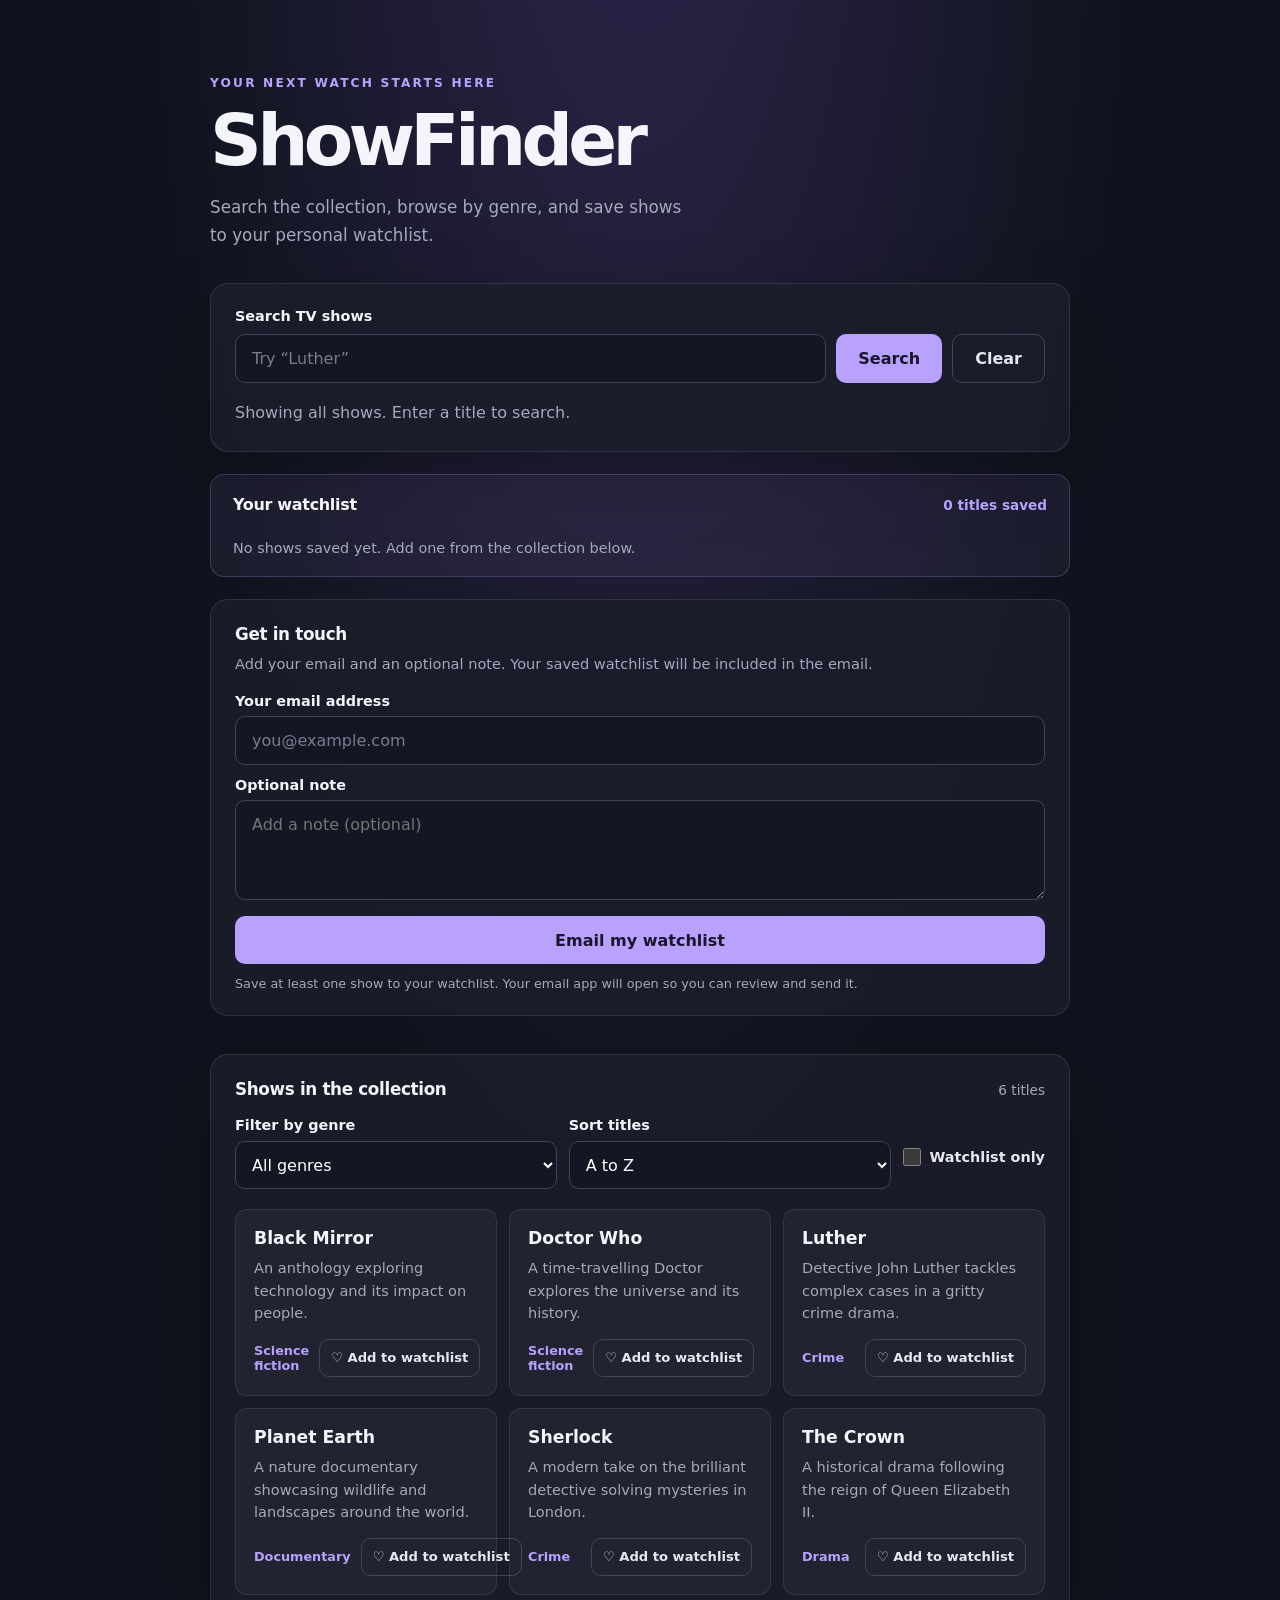
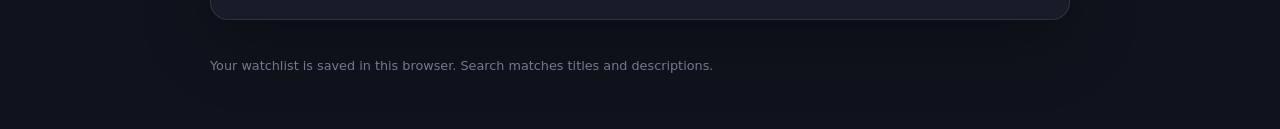
<file: Day 2/index.html>
<!doctype html>
<html lang="en">
<head>
  <meta charset="utf-8">
  <meta name="viewport" content="width=device-width, initial-scale=1">
  <meta name="theme-color" content="#10131d">
  <title>ShowFinder | Find your next watch</title>
  <style>
    :root {
      color-scheme: dark;
      font-family: Inter, ui-sans-serif, system-ui, -apple-system, BlinkMacSystemFont, "Segoe UI", sans-serif;
      background: #10131d;
      color: #f4f5fb;
      font-synthesis: none;
      text-rendering: optimizeLegibility;
      --muted: #a5a9bb;
      --accent: #b8a1ff;
      --surface: rgba(27, 30, 44, .86);
    }

    * { box-sizing: border-box; }

    body {
      min-width: 320px;
      min-height: 100vh;
      margin: 0;
      background:
        radial-gradient(ellipse at 50% -20%, rgba(120, 87, 202, .28), transparent 55%),
        #10131d;
    }

    main {
      width: min(100% - 40px, 860px);
      margin: 0 auto;
      padding: 76px 0 56px;
    }

    .eyebrow {
      margin: 0 0 14px;
      color: var(--accent);
      font-size: .76rem;
      font-weight: 750;
      letter-spacing: .18em;
      text-transform: uppercase;
    }

    h1 {
      margin: 0;
      font-size: clamp(2.5rem, 8vw, 4.5rem);
      letter-spacing: -.065em;
      line-height: 1;
    }

    .intro {
      max-width: 490px;
      margin: 18px 0 34px;
      color: var(--muted);
      font-size: 1.05rem;
      line-height: 1.65;
    }

    .search-panel, .catalog-panel {
      padding: 24px;
      border: 1px solid rgba(255, 255, 255, .1);
      border-radius: 18px;
      background: var(--surface);
      box-shadow: 0 24px 70px rgba(0, 0, 0, .24);
    }

    label {
      display: block;
      margin-bottom: 10px;
      font-size: .9rem;
      font-weight: 650;
    }

    .search-row {
      display: flex;
      gap: 10px;
    }

    input {
      width: 100%;
      min-width: 0;
      padding: 14px 16px;
      border: 1px solid #41445a;
      border-radius: 10px;
      outline: none;
      background: #141723;
      color: #fff;
      font: inherit;
    }

    input::placeholder { color: #777c91; }
    input:focus-visible { border-color: var(--accent); box-shadow: 0 0 0 3px rgba(184, 161, 255, .2); }

    button {
      flex: 0 0 auto;
      padding: 0 22px;
      border: 0;
      border-radius: 10px;
      background: var(--accent);
      color: #1b152a;
      cursor: pointer;
      font: inherit;
      font-weight: 750;
      transition: background .15s ease, transform .15s ease;
    }

    button:hover { background: #c9b8ff; transform: translateY(-1px); }
    button:focus-visible { outline: 3px solid #fff; outline-offset: 3px; }

    .secondary-button {
      border: 1px solid #41445a;
      background: transparent;
      color: #e6e7ef;
    }

    .secondary-button:hover { background: rgba(255, 255, 255, .08); }

    .result {
      min-height: 26px;
      margin: 18px 0 0;
      color: var(--muted);
      line-height: 1.5;
    }

    .result.success { color: #9de4bd; }
    .result.failure, .result.error { color: #ffaaa8; }

    .contact-panel {
      margin-top: 22px;
      padding: 24px;
      border: 1px solid rgba(255, 255, 255, .1);
      border-radius: 18px;
      background: var(--surface);
    }

    .contact-panel h2 {
      margin: 0;
      font-size: 1.05rem;
    }

    .contact-panel > p {
      margin: 9px 0 18px;
      color: var(--muted);
      font-size: .91rem;
      line-height: 1.5;
    }

    .contact-form {
      display: grid;
      gap: 12px;
    }

    .contact-form label { margin: 0 0 7px; }

    .contact-form textarea {
      width: 100%;
      min-height: 100px;
      resize: vertical;
      padding: 14px 16px;
      border: 1px solid #41445a;
      border-radius: 10px;
      outline: none;
      background: #141723;
      color: #fff;
      font: inherit;
    }

    .contact-form textarea:focus-visible {
      border-color: var(--accent);
      box-shadow: 0 0 0 3px rgba(184, 161, 255, .2);
    }

    .contact-form button { min-height: 48px; }
    .contact-note { margin: 0; color: var(--muted); font-size: .8rem; }

    .watchlist-summary {
      margin-top: 22px;
      padding: 20px 22px;
      border: 1px solid rgba(184, 161, 255, .22);
      border-radius: 14px;
      background: rgba(184, 161, 255, .07);
    }

    .watchlist-summary-heading {
      display: flex;
      align-items: baseline;
      justify-content: space-between;
      gap: 12px;
    }

    .watchlist-summary h2 {
      margin: 0;
      font-size: 1rem;
    }

    .watchlist-summary-count {
      color: var(--accent);
      font-size: .85rem;
      font-weight: 700;
    }

    .watchlist-summary-list {
      display: flex;
      flex-wrap: wrap;
      gap: 8px;
      margin: 14px 0 0;
      padding: 0;
      list-style: none;
    }

    .watchlist-summary-list li {
      padding: 7px 11px;
      border: 1px solid rgba(184, 161, 255, .2);
      border-radius: 999px;
      color: #e6e0ff;
      font-size: .85rem;
    }

    .watchlist-summary-empty {
      margin: 12px 0 0;
      color: var(--muted);
      font-size: .9rem;
    }

    .catalog {
      margin-top: 38px;
    }

    .catalog-heading {
      display: flex;
      align-items: baseline;
      justify-content: space-between;
      gap: 12px;
      margin-bottom: 18px;
    }

    h2 {
      margin: 0;
      font-size: 1.05rem;
      letter-spacing: -.02em;
    }

    .count { color: var(--muted); font-size: .85rem; }

    .catalog-controls {
      display: grid;
      grid-template-columns: minmax(0, 1fr) minmax(0, 1fr) auto;
      align-items: end;
      gap: 12px;
      margin-bottom: 20px;
    }

    .catalog-controls label { margin-bottom: 8px; }

    select {
      width: 100%;
      min-height: 48px;
      padding: 10px 12px;
      border: 1px solid #41445a;
      border-radius: 10px;
      background: #141723;
      color: #fff;
      font: inherit;
    }

    select:focus-visible { outline: 3px solid rgba(184, 161, 255, .6); outline-offset: 2px; }

    .watchlist-filter {
      display: flex;
      min-height: 48px;
      align-items: center;
      gap: 9px;
      margin: 0;
      color: #e6e7ef;
      white-space: nowrap;
    }

    .watchlist-filter input {
      width: 18px;
      height: 18px;
      margin: 0;
      accent-color: var(--accent);
    }

    .show-list {
      display: grid;
      grid-template-columns: repeat(auto-fit, minmax(230px, 1fr));
      gap: 12px;
      margin: 0;
      padding: 0;
      list-style: none;
    }

    .show-card {
      min-width: 0;
      padding: 18px;
      border: 1px solid rgba(255, 255, 255, .09);
      border-radius: 12px;
      background: rgba(255, 255, 255, .035);
    }

    .show-card h3 {
      margin: 0;
      color: #f4f5fb;
      font-size: 1.08rem;
    }

    .show-card p {
      margin: 9px 0 14px;
      color: var(--muted);
      font-size: .91rem;
      line-height: 1.55;
    }

    .card-meta {
      display: flex;
      align-items: center;
      justify-content: space-between;
      gap: 10px;
    }

    .genre-tag {
      color: var(--accent);
      font-size: .8rem;
      font-weight: 650;
    }

    .favorite-button {
      min-height: 38px;
      padding: 7px 11px;
      border: 1px solid #41445a;
      background: transparent;
      color: #e6e7ef;
      font-size: .82rem;
    }

    .favorite-button[aria-pressed="true"] {
      border-color: rgba(184, 161, 255, .65);
      background: rgba(184, 161, 255, .14);
      color: #d8cbff;
    }

    .empty-state {
      grid-column: 1 / -1;
      margin: 0;
      padding: 20px;
      border: 1px dashed #41445a;
      border-radius: 12px;
      color: var(--muted);
      text-align: center;
    }

    footer {
      margin-top: 38px;
      color: #74798e;
      font-size: .8rem;
    }

    @media (max-width: 520px) {
      main { width: min(100% - 28px, 860px); padding-top: 52px; }
      .search-panel { padding: 18px; }
      .search-row { flex-direction: column; }
      button { min-height: 48px; }
      .contact-panel { padding: 18px; }
      .catalog-panel { padding: 18px; }
      .catalog-controls { grid-template-columns: 1fr; }
      .watchlist-filter { min-height: 36px; }
    }
  </style>
</head>
<body>
  <main>
    <p class="eyebrow">Your next watch starts here</p>
    <h1>ShowFinder</h1>
    <p class="intro">Search the collection, browse by genre, and save shows to your personal watchlist.</p>

    <section class="search-panel" aria-labelledby="search-label">
      <form id="search-form">
        <label id="search-label" for="search-term">Search TV shows</label>
        <div class="search-row">
          <input
            id="search-term"
            name="search-term"
            type="search"
            placeholder="Try “Luther”"
            autocomplete="off"
            aria-describedby="search-result"
          >
          <button type="submit">Search</button>
          <button class="secondary-button" id="clear-search" type="button">Clear</button>
        </div>
      </form>
      <p class="result" id="search-result" role="status" aria-live="polite" aria-atomic="true">Showing all shows. Enter a title to search.</p>
    </section>

    <section class="watchlist-summary" aria-labelledby="watchlist-summary-title">
      <div class="watchlist-summary-heading">
        <h2 id="watchlist-summary-title">Your watchlist</h2>
        <span class="watchlist-summary-count" id="watchlist-summary-count" aria-live="polite" aria-atomic="true"></span>
      </div>
      <ul class="watchlist-summary-list" id="watchlist-summary-list" aria-live="polite"></ul>
      <p class="watchlist-summary-empty" id="watchlist-summary-empty" hidden>No shows saved yet. Add one from the collection below.</p>
    </section>

    <section class="contact-panel" aria-labelledby="contact-title">
      <h2 id="contact-title">Get in touch</h2>
      <p>Add your email and an optional note. Your saved watchlist will be included in the email.</p>
      <form class="contact-form" id="contact-form">
        <div>
          <label for="contact-email">Your email address</label>
          <input id="contact-email" name="email" type="email" autocomplete="email" required placeholder="you@example.com">
        </div>
        <div>
          <label for="contact-message">Optional note</label>
          <textarea id="contact-message" name="message" placeholder="Add a note (optional)"></textarea>
        </div>
        <button type="submit">Email my watchlist</button>
        <p class="contact-note" id="contact-note" role="status" aria-live="polite">Save at least one show to your watchlist. Your email app will open so you can review and send it.</p>
      </form>
    </section>

    <section class="catalog" aria-labelledby="catalog-title">
      <div class="catalog-panel">
        <div class="catalog-heading">
          <h2 id="catalog-title">Shows in the collection</h2>
          <span class="count" id="show-count"></span>
        </div>
        <div class="catalog-controls">
          <div>
            <label for="genre-filter">Filter by genre</label>
            <select id="genre-filter">
              <option value="all">All genres</option>
            </select>
          </div>
          <div>
            <label for="sort-order">Sort titles</label>
            <select id="sort-order">
              <option value="az">A to Z</option>
              <option value="za">Z to A</option>
            </select>
          </div>
          <label class="watchlist-filter" for="watchlist-only">
            <input id="watchlist-only" type="checkbox">
            Watchlist only
          </label>
        </div>
        <ul class="show-list" id="show-list" aria-live="polite" aria-relevant="additions removals"></ul>
      </div>
    </section>

    <footer>Your watchlist is saved in this browser. Search matches titles and descriptions.</footer>
  </main>

  <script>
    const shows = [
      { title: "Doctor Who", genre: "Science fiction", description: "A time-travelling Doctor explores the universe and its history." },
      { title: "Sherlock", genre: "Crime", description: "A modern take on the brilliant detective solving mysteries in London." },
      { title: "Luther", genre: "Crime", description: "Detective John Luther tackles complex cases in a gritty crime drama." },
      { title: "The Crown", genre: "Drama", description: "A historical drama following the reign of Queen Elizabeth II." },
      { title: "Planet Earth", genre: "Documentary", description: "A nature documentary showcasing wildlife and landscapes around the world." },
      { title: "Black Mirror", genre: "Science fiction", description: "An anthology exploring technology and its impact on people." }
    ];
    // Store favorites locally so the watchlist persists between visits on this browser.
    const watchlistStorageKey = "showfinder-watchlist";
    const form = document.querySelector("#search-form");
    const contactForm = document.querySelector("#contact-form");
    const contactEmail = document.querySelector("#contact-email");
    const contactMessage = document.querySelector("#contact-message");
    const contactNote = document.querySelector("#contact-note");
    const searchInput = document.querySelector("#search-term");
    const result = document.querySelector("#search-result");
    const clearButton = document.querySelector("#clear-search");
    const showList = document.querySelector("#show-list");
    const watchlistSummaryCount = document.querySelector("#watchlist-summary-count");
    const watchlistSummaryList = document.querySelector("#watchlist-summary-list");
    const watchlistSummaryEmpty = document.querySelector("#watchlist-summary-empty");
    const showCount = document.querySelector("#show-count");
    const genreFilter = document.querySelector("#genre-filter");
    const sortOrder = document.querySelector("#sort-order");
    const watchlistOnly = document.querySelector("#watchlist-only");
    let favorites = loadWatchlist();

    contactForm.addEventListener("submit", (event) => {
      event.preventDefault();
      if (!contactForm.reportValidity()) return;

      const savedShows = [...favorites].sort((first, second) => first.localeCompare(second));
      if (savedShows.length === 0) {
        contactNote.textContent = "Save at least one show to your watchlist before preparing the email.";
        return;
      }

      const recipient = "richard.gillett@panthera-bio.com";
      const subject = encodeURIComponent("My ShowFinder watchlist");
      const body = encodeURIComponent(
        `From: ${contactEmail.value.trim()}\n\nMy watchlist:\n${savedShows.map((title) => `- ${title}`).join("\n")}\n\n${contactMessage.value.trim()}`
      );
      // mailto opens the visitor's configured email app; the visitor sends the message there.
      contactNote.textContent = "Opening your email app. Review the watchlist and press Send to deliver it.";
      window.location.href = `mailto:${recipient}?subject=${subject}&body=${body}`;
    });

    function loadWatchlist() {
      try {
        const saved = JSON.parse(localStorage.getItem(watchlistStorageKey) || "[]");
        return new Set(Array.isArray(saved) ? saved.filter((title) =>
          shows.some((show) => show.title === title)
        ) : []);
      } catch (error) {
        console.error("Could not load the saved watchlist.", error);
        result.textContent = "Your saved watchlist could not be loaded in this browser.";
        result.classList.add("error");
        return new Set();
      }
    }

    function saveWatchlist() {
      try {
        localStorage.setItem(watchlistStorageKey, JSON.stringify([...favorites]));
        return true;
      } catch (error) {
        console.error("Could not save the watchlist.", error);
        result.textContent = "Could not save your watchlist. Check your browser storage settings.";
        result.className = "result error";
        return false;
      }
    }

    function updateResult(message, state = "") {
      result.textContent = message;
      result.className = state ? `result ${state}` : "result";
    }

    function getVisibleShows() {
      const query = searchInput.value.trim().toLocaleLowerCase();
      const selectedGenre = genreFilter.value;
      const direction = sortOrder.value === "az" ? 1 : -1;
      return shows
        .filter((show) =>
          (!query || `${show.title} ${show.description}`.toLocaleLowerCase().includes(query)) &&
          (selectedGenre === "all" || show.genre === selectedGenre) &&
          (!watchlistOnly.checked || favorites.has(show.title))
        )
        .sort((first, second) => first.title.localeCompare(second.title) * direction);
    }

    function createShowCard(show) {
      const card = document.createElement("li");
      card.className = "show-card";

      const title = document.createElement("h3");
      title.textContent = show.title;
      const description = document.createElement("p");
      description.textContent = show.description;
      const metadata = document.createElement("div");
      metadata.className = "card-meta";
      const genre = document.createElement("span");
      genre.className = "genre-tag";
      genre.textContent = show.genre;
      const isFavorite = favorites.has(show.title);
      const favoriteButton = document.createElement("button");
      favoriteButton.className = "favorite-button";
      favoriteButton.type = "button";
      favoriteButton.setAttribute("aria-pressed", String(isFavorite));
      favoriteButton.setAttribute(
        "aria-label",
        `${isFavorite ? "Remove" : "Add"} ${show.title} ${isFavorite ? "from" : "to"} watchlist`
      );
      favoriteButton.textContent = isFavorite ? "♥ Saved" : "♡ Add to watchlist";
      favoriteButton.addEventListener("click", () => toggleFavorite(show));

      metadata.append(genre, favoriteButton);
      card.append(title, description, metadata);
      return card;
    }

    function renderShows() {
      const visibleShows = getVisibleShows();
      showCount.textContent = `${visibleShows.length} ${visibleShows.length === 1 ? "title" : "titles"}`;
      showList.replaceChildren();
      renderWatchlistSummary();

      if (visibleShows.length === 0) {
        const emptyState = document.createElement("li");
        emptyState.className = "empty-state";
        emptyState.textContent = "No shows match these filters.";
        showList.append(emptyState);
        return;
      }

      showList.append(...visibleShows.map(createShowCard));
    }

    function renderWatchlistSummary() {
      const savedTitles = [...favorites].sort((first, second) => first.localeCompare(second));
      watchlistSummaryCount.textContent =
        `${savedTitles.length} ${savedTitles.length === 1 ? "title" : "titles"} saved`;
      watchlistSummaryList.replaceChildren();
      watchlistSummaryEmpty.hidden = savedTitles.length > 0;

      for (const title of savedTitles) {
        const item = document.createElement("li");
        item.textContent = title;
        watchlistSummaryList.append(item);
      }
    }

    function toggleFavorite(show) {
      const wasSaved = favorites.has(show.title);
      if (wasSaved) favorites.delete(show.title);
      else favorites.add(show.title);

      if (!saveWatchlist()) {
        if (wasSaved) favorites.add(show.title);
        else favorites.delete(show.title);
        return;
      }

      updateResult(`${show.title} ${wasSaved ? "removed from" : "added to"} your watchlist.`, "success");
      renderShows();
    }

    function updateSearchFeedback() {
      const searchTerm = searchInput.value.trim();
      if (!searchTerm) {
        updateResult("Showing all shows. Enter a title to search.");
        return;
      }

      const matches = getVisibleShows();
      if (matches.length) {
        updateResult(
          `Found ${matches.length} matching ${matches.length === 1 ? "show" : "shows"}: ${matches.map((show) => show.title).join(", ")}.`,
          "success"
        );
      } else {
        updateResult(`No shows found for “${searchTerm}” with the selected filters.`, "failure");
      }
    }

    for (const genre of [...new Set(shows.map((show) => show.genre))].sort()) {
      const option = document.createElement("option");
      option.value = genre;
      option.textContent = genre;
      genreFilter.append(option);
    }

    form.addEventListener("submit", (event) => {
      event.preventDefault();
      if (!searchInput.value.trim()) {
        updateResult("Please enter a title or description to search.", "error");
        searchInput.focus();
        return;
      }
      updateSearchFeedback();
      renderShows();
    });

    function clearSearch() {
      searchInput.value = "";
      genreFilter.value = "all";
      sortOrder.value = "az";
      watchlistOnly.checked = false;
      updateResult("Showing all shows. Enter a title to search.");
      renderShows();
      searchInput.focus();
    }

    clearButton.addEventListener("click", clearSearch);

    searchInput.addEventListener("input", () => {
      if (!searchInput.value.trim()) {
        updateResult("Showing all shows. Enter a title to search.");
      } else {
        updateSearchFeedback();
      }
      renderShows();
    });
    genreFilter.addEventListener("change", () => {
      updateSearchFeedback();
      renderShows();
    });
    sortOrder.addEventListener("change", renderShows);
    watchlistOnly.addEventListener("change", () => {
      updateSearchFeedback();
      renderShows();
    });

    renderShows();
  </script>
</body>
</html>
</file>
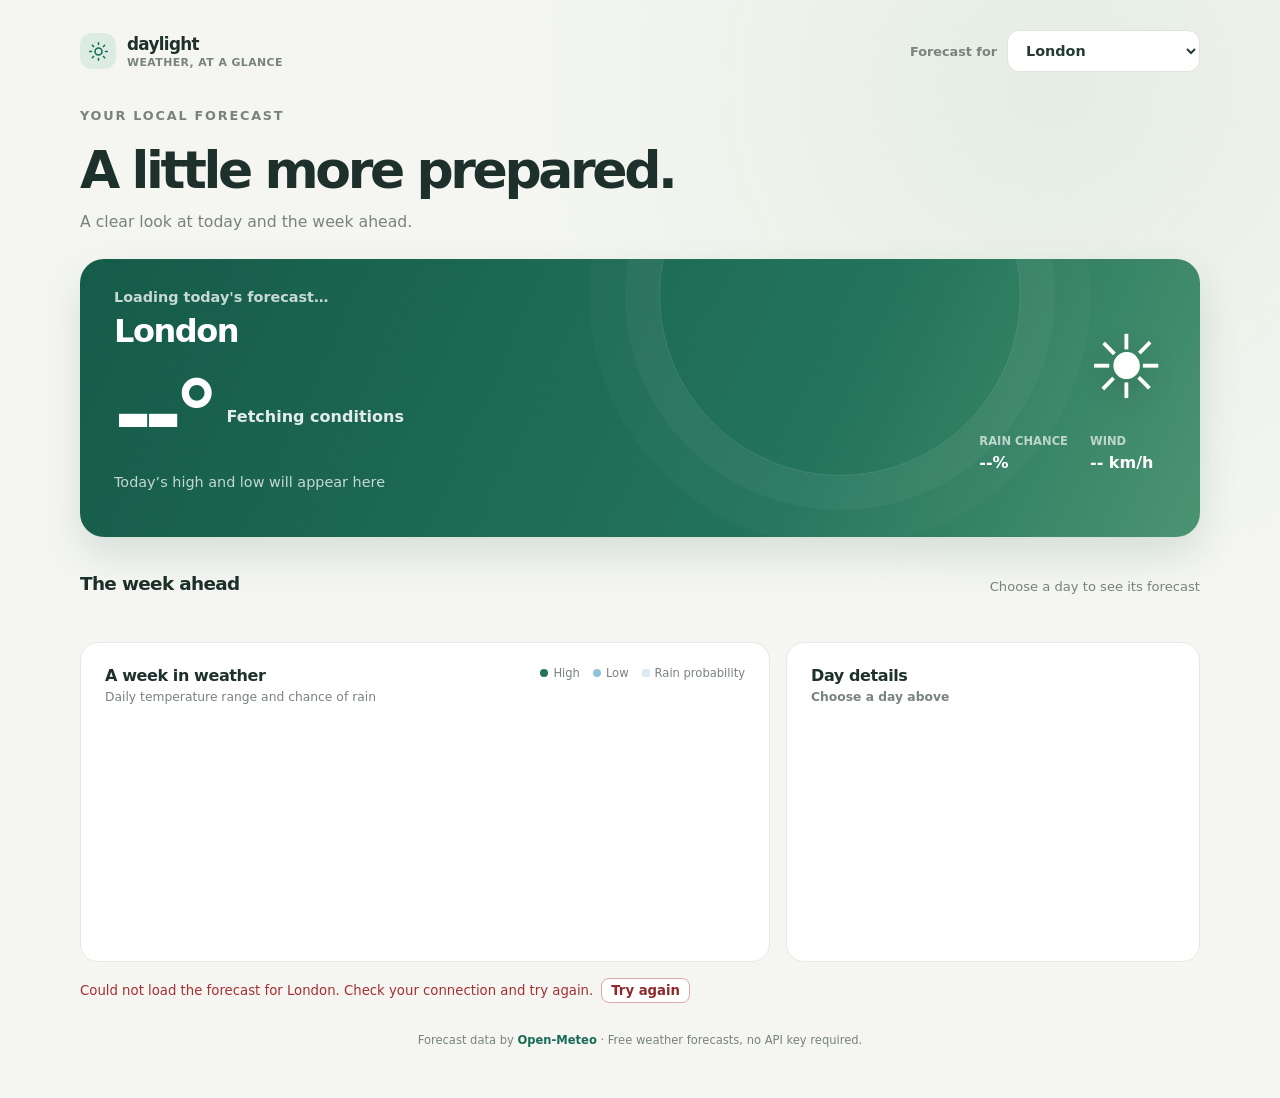
<file: Day 2/Weather/index.html>
<!doctype html>
<html lang="en">
<head>
  <meta charset="utf-8">
  <meta name="viewport" content="width=device-width, initial-scale=1">
  <meta name="theme-color" content="#f5f6f2">
  <title>Daylight — Weather forecast</title>
  <style>
    :root {
      color-scheme: light;
      font-family: Inter, ui-sans-serif, system-ui, -apple-system, BlinkMacSystemFont, "Segoe UI", sans-serif;
      color: #1d302c;
      background: #f5f6f2;
      font-synthesis: none;
      text-rendering: optimizeLegibility;
      --muted: #78837e;
      --line: #e6e9e3;
      --green: #176b55;
      --green-dark: #104c3d;
      --surface: #fff;
    }

    * { box-sizing: border-box; }

    body {
      min-width: 320px;
      min-height: 100vh;
      margin: 0;
      background:
        radial-gradient(ellipse at 82% 8%, rgba(216, 231, 215, .55), transparent 34rem),
        #f5f6f2;
    }

    button, select { font: inherit; }
    button:focus-visible, select:focus-visible { outline: 3px solid #7dbba6; outline-offset: 3px; }

    .shell { width: min(1120px, calc(100% - 48px)); margin: 0 auto; padding: 30px 0 48px; }
    header { display: flex; align-items: center; justify-content: space-between; gap: 24px; margin-bottom: 36px; }
    .brand { display: flex; align-items: center; gap: 11px; color: #1d302c; font-size: 1.05rem; font-weight: 800; letter-spacing: -.04em; }
    .brand-mark { display: grid; width: 36px; height: 36px; place-items: center; border-radius: 12px; background: #dcece3; color: var(--green); }
    .brand-mark svg { width: 21px; height: 21px; }
    .brand small { display: block; margin-top: 2px; color: var(--muted); font-size: .68rem; font-weight: 600; letter-spacing: .04em; }
    .location-control { display: flex; align-items: center; gap: 10px; }
    .location-control label { color: var(--muted); font-size: .8rem; font-weight: 650; }
    select {
      min-width: 190px;
      padding: 11px 38px 11px 14px;
      border: 1px solid #dfe5dc;
      border-radius: 12px;
      background: #fff;
      color: #243c34;
      font-size: .9rem;
      font-weight: 700;
      cursor: pointer;
    }

    .intro { margin: 0 0 20px; color: var(--muted); font-size: .8rem; font-weight: 700; letter-spacing: .14em; text-transform: uppercase; }
    h1 { margin: 0; color: #1d302c; font-size: clamp(2rem, 5vw, 3.25rem); letter-spacing: -.065em; line-height: 1.06; }
    .subheading { margin: 11px 0 25px; color: var(--muted); font-size: .98rem; line-height: 1.6; }

    .current-card {
      position: relative;
      display: grid;
      grid-template-columns: minmax(0, 1.15fr) minmax(260px, .85fr);
      min-height: 278px;
      overflow: hidden;
      padding: 30px 34px;
      border-radius: 24px;
      background: linear-gradient(115deg, #155b49, #24745b 66%, #4b9472);
      color: #fff;
      box-shadow: 0 18px 40px rgba(28, 88, 66, .14);
    }
    .current-card::after {
      position: absolute;
      top: -145px;
      right: 16%;
      width: 360px;
      height: 360px;
      border: 1px solid rgba(255,255,255,.13);
      border-radius: 50%;
      content: "";
      box-shadow: 0 0 0 34px rgba(255,255,255,.035), 0 0 0 70px rgba(255,255,255,.025);
      pointer-events: none;
    }
    .current-copy, .current-visual { position: relative; z-index: 1; }
    .current-date { margin: 0; color: rgba(255,255,255,.76); font-size: .9rem; font-weight: 650; }
    .current-location { margin: 7px 0 0; font-size: clamp(1.55rem, 3vw, 2rem); font-weight: 750; letter-spacing: -.045em; }
    .current-temp-row { display: flex; align-items: center; gap: 15px; margin-top: 20px; }
    .current-temp { font-size: clamp(4rem, 8vw, 5.75rem); font-weight: 650; letter-spacing: -.09em; line-height: 1; }
    .current-condition { color: rgba(255,255,255,.88); font-size: 1rem; font-weight: 650; }
    .current-range { margin-top: 12px; color: rgba(255,255,255,.75); font-size: .9rem; }
    .current-visual { display: flex; flex-direction: column; align-items: flex-end; justify-content: center; }
    .weather-symbol { font-size: 5.5rem; filter: drop-shadow(0 8px 12px rgba(0,0,0,.14)); line-height: 1; }
    .current-stats { display: flex; gap: 22px; margin-top: 22px; }
    .current-stat { min-width: 76px; }
    .current-stat span { display: block; color: rgba(255,255,255,.66); font-size: .72rem; font-weight: 650; }
    .current-stat strong { display: block; margin-top: 5px; font-size: 1rem; }

    .section-heading { display: flex; align-items: end; justify-content: space-between; gap: 16px; margin: 36px 0 15px; }
    .section-heading h2 { margin: 0; font-size: 1.15rem; letter-spacing: -.035em; }
    .section-heading p { margin: 0; color: var(--muted); font-size: .82rem; }
    .day-list {
      display: flex;
      gap: 10px;
      overflow-x: auto;
      padding: 3px 2px 12px;
      scroll-snap-type: x mandatory;
      scrollbar-color: #c9d4ca transparent;
      scrollbar-width: thin;
    }
    .day-card {
      flex: 1 0 116px;
      min-width: 116px;
      padding: 15px 12px 14px;
      border: 1px solid var(--line);
      border-radius: 16px;
      background: var(--surface);
      color: #263a33;
      text-align: center;
      cursor: pointer;
      scroll-snap-align: start;
      transition: border-color .16s ease, background .16s ease, transform .16s ease;
    }
    .day-card:hover { transform: translateY(-2px); border-color: #a8c9b5; }
    .day-card[aria-pressed="true"] { border-color: var(--green); background: #eaf3ed; box-shadow: inset 0 0 0 1px var(--green); }
    .day-name { display: block; font-size: .79rem; font-weight: 750; }
    .day-icon { display: block; margin: 8px 0 5px; font-size: 1.8rem; line-height: 1.2; }
    .day-temperatures { display: flex; justify-content: center; gap: 9px; font-size: .86rem; font-weight: 750; }
    .day-temperatures span + span { color: #9aa39e; font-weight: 600; }
    .day-rain { display: block; margin-top: 9px; color: #4087ae; font-size: .74rem; font-weight: 700; }

    .lower-grid { display: grid; grid-template-columns: minmax(0, 1.25fr) minmax(300px, .75fr); gap: 16px; margin-top: 18px; }
    .panel { min-width: 0; padding: 23px 24px; border: 1px solid var(--line); border-radius: 18px; background: var(--surface); }
    .panel-heading { display: flex; justify-content: space-between; align-items: start; gap: 14px; margin-bottom: 14px; }
    .panel-heading h2 { margin: 0; font-size: 1rem; letter-spacing: -.025em; }
    .panel-heading p { margin: 5px 0 0; color: var(--muted); font-size: .77rem; }
    .legend { display: flex; gap: 13px; color: var(--muted); font-size: .72rem; white-space: nowrap; }
    .legend span { display: flex; align-items: center; gap: 5px; }
    .legend i { width: 8px; height: 8px; border-radius: 50%; background: #23745b; }
    .legend span:nth-child(2) i { background: #8fc3d8; }
    .legend span:nth-child(3) i { border-radius: 2px; background: #dcecf2; }
    .chart-wrap { min-height: 220px; }
    .chart-wrap svg { display: block; width: 100%; height: auto; overflow: visible; }
    .chart-grid { stroke: #edf0eb; stroke-width: 1; }
    .chart-label { fill: #929b95; font-size: 11px; font-family: inherit; }
    .high-line { fill: none; stroke: #23745b; stroke-width: 3; stroke-linecap: round; stroke-linejoin: round; }
    .low-line { fill: none; stroke: #8fc3d8; stroke-width: 2.5; stroke-linecap: round; stroke-linejoin: round; }
    .high-dot { fill: #23745b; stroke: #fff; stroke-width: 2; }
    .low-dot { fill: #8fc3d8; stroke: #fff; stroke-width: 2; }
    .rain-bar { fill: #dcecf2; }
    .rain-bar.selected { fill: #81b7ce; }

    .detail-date { color: var(--muted); font-size: .79rem; font-weight: 650; }
    .detail-summary { display: flex; align-items: center; gap: 13px; margin: 12px 0 18px; }
    .detail-summary .weather-symbol { color: initial; font-size: 2.3rem; filter: none; }
    .detail-summary strong { display: block; font-size: 1.12rem; }
    .detail-summary span { display: block; margin-top: 4px; color: var(--muted); font-size: .82rem; }
    .detail-stats { display: grid; grid-template-columns: 1fr 1fr; gap: 9px; }
    .detail-stat { padding: 12px; border-radius: 12px; background: #f5f7f4; }
    .detail-stat span { display: block; color: var(--muted); font-size: .72rem; font-weight: 650; }
    .detail-stat strong { display: block; margin-top: 5px; font-size: .95rem; }
    .hourly-heading { display: flex; justify-content: space-between; margin: 19px 0 6px; color: var(--muted); font-size: .72rem; }
    .hourly-chart { min-height: 92px; }
    .hourly-chart svg { display: block; width: 100%; height: auto; }

    .status { min-height: 24px; margin: 16px 0 0; color: var(--muted); font-size: .83rem; }
    .status.error { color: #a52f32; }
    .status[hidden] { display: none; }
    .retry-button { margin-left: 8px; padding: 4px 9px; border: 1px solid #dca9a9; border-radius: 8px; background: #fff; color: #8f292c; font-weight: 700; cursor: pointer; }
    .loading { opacity: .55; pointer-events: none; }
    footer { margin-top: 28px; color: var(--muted); font-size: .72rem; line-height: 1.6; text-align: center; }
    footer a { color: var(--green); font-weight: 700; text-decoration: none; }

    @media (max-width: 760px) {
      .shell { width: min(100% - 32px, 580px); padding-top: 20px; }
      header { align-items: flex-start; margin-bottom: 30px; }
      .location-control { align-items: flex-end; flex-direction: column; gap: 5px; }
      select { min-width: 155px; max-width: 48vw; padding: 10px 30px 10px 10px; font-size: .8rem; }
      .current-card { grid-template-columns: 1fr .65fr; min-height: 240px; padding: 24px; }
      .current-visual { align-items: center; }
      .weather-symbol { font-size: 4.2rem; }
      .current-stats { gap: 12px; }
      .current-stat { min-width: 68px; }
      .lower-grid { grid-template-columns: 1fr; }
      .panel { padding: 20px; }
    }
    @media (max-width: 460px) {
      .shell { width: calc(100% - 28px); }
      .brand { font-size: .94rem; }
      .brand small { font-size: .61rem; }
      .brand-mark { width: 32px; height: 32px; }
      .location-control label { font-size: .7rem; }
      .current-card { grid-template-columns: 1fr; padding: 22px; }
      .current-visual { position: absolute; top: 34px; right: 22px; }
      .current-visual .weather-symbol { font-size: 3.2rem; }
      .current-stats { justify-content: flex-start; margin-top: 18px; }
      .current-temp { font-size: 4.25rem; }
      .current-temp-row { gap: 10px; }
      .current-condition { max-width: 100px; font-size: .84rem; }
      .section-heading { align-items: flex-start; flex-direction: column; gap: 5px; margin-top: 30px; }
      .panel-heading { flex-direction: column; }
      .legend { align-self: flex-start; }
      .chart-wrap { min-height: 180px; }
    }
    @media (prefers-reduced-motion: reduce) {
      *, *::before, *::after { scroll-behavior: auto !important; transition-duration: .01ms !important; }
    }
  </style>
</head>
<body>
  <main class="shell">
    <header>
      <div class="brand" aria-label="Daylight weather">
        <span class="brand-mark" aria-hidden="true">
          <svg viewBox="0 0 24 24" fill="none" stroke="currentColor" stroke-width="1.8" stroke-linecap="round" stroke-linejoin="round">
            <circle cx="12" cy="12" r="4"></circle><path d="M12 2v2m0 16v2M4.93 4.93l1.42 1.42m11.3 11.3 1.42 1.42M2 12h2m16 0h2M4.93 19.07l1.42-1.42m11.3-11.3 1.42-1.42"></path>
          </svg>
        </span>
        <span>daylight<small>WEATHER, AT A GLANCE</small></span>
      </div>
      <div class="location-control">
        <label for="location">Forecast for</label>
        <select id="location" aria-label="Choose a forecast location">
          <optgroup label="United Kingdom">
            <option value="London|51.5072|-0.1276">London</option>
            <option value="Manchester|53.4808|-2.2426">Manchester</option>
            <option value="Birmingham|52.4862|-1.8904">Birmingham</option>
            <option value="Edinburgh|55.9533|-3.1883">Edinburgh</option>
            <option value="Glasgow|55.8642|-4.2518">Glasgow</option>
            <option value="Cardiff|51.4816|-3.1791">Cardiff</option>
            <option value="Belfast|54.5973|-5.9301">Belfast</option>
            <option value="Bristol|51.4545|-2.5879">Bristol</option>
            <option value="Liverpool|53.4084|-2.9916">Liverpool</option>
            <option value="Oxford|51.7520|-1.2577">Oxford</option>
          </optgroup>
          <optgroup label="Around the world">
            <option value="Paris|48.8566|2.3522">Paris</option>
            <option value="New York|40.7128|-74.0060">New York</option>
            <option value="Toronto|43.6532|-79.3832">Toronto</option>
            <option value="Reykjavik|64.1466|-21.9426">Reykjavik</option>
            <option value="Rome|41.9028|12.4964">Rome</option>
            <option value="Dubai|25.2048|55.2708">Dubai</option>
            <option value="Tokyo|35.6762|139.6503">Tokyo</option>
            <option value="Sydney|-33.8688|151.2093">Sydney</option>
            <option value="Cape Town|-33.9249|18.4241">Cape Town</option>
          </optgroup>
        </select>
      </div>
    </header>

    <section aria-labelledby="page-title">
      <p class="intro">Your local forecast</p>
      <h1 id="page-title">A little more prepared.</h1>
      <p class="subheading">A clear look at today and the week ahead.</p>

      <article class="current-card" id="current-card" aria-live="polite">
        <div class="current-copy">
          <p class="current-date" id="current-date">Loading today's forecast…</p>
          <p class="current-location" id="current-location">London</p>
          <div class="current-temp-row">
            <span class="current-temp" id="current-temp">--°</span>
            <span class="current-condition" id="current-condition">Fetching conditions</span>
          </div>
          <p class="current-range" id="current-range">Today’s high and low will appear here</p>
        </div>
        <div class="current-visual">
          <span class="weather-symbol" id="current-icon" aria-hidden="true">☀️</span>
          <div class="current-stats">
            <div class="current-stat"><span>RAIN CHANCE</span><strong id="current-rain">--%</strong></div>
            <div class="current-stat"><span>WIND</span><strong id="current-wind">-- km/h</strong></div>
          </div>
        </div>
      </article>
    </section>

    <section aria-labelledby="week-heading">
      <div class="section-heading">
        <h2 id="week-heading">The week ahead</h2>
        <p>Choose a day to see its forecast</p>
      </div>
      <div class="day-list" id="day-list" aria-label="Choose a forecast day"></div>
    </section>

    <div class="lower-grid">
      <section class="panel" aria-labelledby="trend-heading">
        <div class="panel-heading">
          <div><h2 id="trend-heading">A week in weather</h2><p>Daily temperature range and chance of rain</p></div>
          <div class="legend" aria-label="Chart legend">
            <span><i></i>High</span><span><i></i>Low</span><span><i></i>Rain probability</span>
          </div>
        </div>
        <div class="chart-wrap" id="week-chart" aria-live="polite"></div>
      </section>

      <section class="panel" aria-labelledby="detail-heading" id="detail-panel">
        <div class="panel-heading">
          <div><h2 id="detail-heading">Day details</h2><p id="detail-date" class="detail-date">Choose a day above</p></div>
        </div>
        <div id="detail-content"></div>
      </section>
    </div>

    <p class="status" id="status" role="status" hidden></p>
    <footer>Forecast data by <a href="https://open-meteo.com/" target="_blank" rel="noreferrer">Open-Meteo</a> · Free weather forecasts, no API key required.</footer>
  </main>

  <script>
    // Shared page state and elements used by the forecast renderers.
    const locationSelect = document.querySelector("#location");
    const dayList = document.querySelector("#day-list");
    const statusMessage = document.querySelector("#status");
    const currentCard = document.querySelector("#current-card");
    let forecast = null;
    let selectedDay = 0;
    let activeLocation = null;

    // Open-Meteo reports WMO weather interpretation codes for current and daily conditions.
    function weatherDescription(code) {
      if (code === 0) return ["Clear sky", "☀️"];
      if (code === 1) return ["Mainly clear", "🌤️"];
      if (code === 2) return ["Partly cloudy", "⛅"];
      if (code === 3) return ["Overcast", "☁️"];
      if ([45, 48].includes(code)) return ["Foggy", "🌫️"];
      if ([51, 53, 55, 56, 57].includes(code)) return ["Drizzle", "🌦️"];
      if ([61, 63, 65, 66, 67, 80, 81, 82].includes(code)) return ["Rain", "🌧️"];
      if ([71, 73, 75, 77, 85, 86].includes(code)) return ["Snow", "🌨️"];
      if ([95, 96, 99].includes(code)) return ["Thunderstorm", "⛈️"];
      return ["Changing conditions", "🌤️"];
    }

    function dateAtNoon(dateString) {
      return new Date(`${dateString}T12:00:00`);
    }

    function formatDate(dateString, options) {
      // Interpret date-only forecast values at local noon to avoid timezone date shifts.
      return new Intl.DateTimeFormat(undefined, options).format(dateAtNoon(dateString));
    }

    function rounded(value) {
      return Math.round(value);
    }

    // Show loading and error messages in one place, including an inline retry action.
    function showStatus(message, isError = false) {
      statusMessage.replaceChildren();
      statusMessage.className = `status${isError ? " error" : ""}`;
      statusMessage.hidden = !message;
      if (!message) return;
      statusMessage.append(document.createTextNode(message));
      if (isError) {
        const retry = document.createElement("button");
        retry.type = "button";
        retry.className = "retry-button";
        retry.textContent = "Try again";
        retry.addEventListener("click", loadForecast, { once: true });
        statusMessage.append(retry);
      }
    }

    function selectedLocation() {
      const [name, latitude, longitude] = locationSelect.value.split("|");
      return { name, latitude, longitude };
    }

    // Fetch the selected city's current, daily, and hourly data, then redraw the page.
    async function loadForecast() {
      const location = selectedLocation();
      activeLocation = location;
      showStatus("Loading the latest forecast…");
      currentCard.classList.add("loading");
      const params = new URLSearchParams({
        latitude: location.latitude,
        longitude: location.longitude,
        daily: "weather_code,temperature_2m_max,temperature_2m_min,precipitation_probability_max,wind_speed_10m_max,sunrise,sunset",
        hourly: "temperature_2m,precipitation_probability",
        current: "temperature_2m,relative_humidity_2m,apparent_temperature,weather_code,wind_speed_10m",
        timezone: "auto",
        forecast_days: "7"
      });
      try {
        // The automatic timezone keeps the forecast days and sunrise/sunset local to each city.
        const response = await fetch(`https://api.open-meteo.com/v1/forecast?${params}`);
        if (!response.ok) throw new Error(`Weather service returned ${response.status}`);
        const result = await response.json();
        if (!result.daily?.time?.length || !result.hourly?.time?.length || !result.current) {
          throw new Error("The weather service returned incomplete forecast data.");
        }
        forecast = result;
        selectedDay = 0;
        renderForecast();
        showStatus("");
      } catch (error) {
        forecast = null;
        dayList.replaceChildren();
        document.querySelector("#week-chart").replaceChildren();
        document.querySelector("#detail-content").replaceChildren();
        showStatus(`Could not load the forecast for ${location.name}. Check your connection and try again.`, true);
      } finally {
        currentCard.classList.remove("loading");
      }
    }

    function dayDateLabel(date, index) {
      if (index === 0) return "Today";
      if (index === 1) return "Tomorrow";
      return formatDate(date, { weekday: "long" });
    }

    // Update the summary card, selectable days, weekly graph, and selected-day details.
    function renderForecast() {
      const daily = forecast.daily;
      const current = forecast.current;
      const [condition, icon] = weatherDescription(current.weather_code);
      const todayCondition = weatherDescription(daily.weather_code[0])[0];
      document.querySelector("#current-date").textContent = formatDate(daily.time[0], { weekday: "long", day: "numeric", month: "long" });
      document.querySelector("#current-location").textContent = activeLocation.name;
      document.querySelector("#current-temp").textContent = `${rounded(current.temperature_2m)}°`;
      document.querySelector("#current-condition").textContent = condition;
      document.querySelector("#current-range").textContent = `Today: ${rounded(daily.temperature_2m_max[0])}° high · ${rounded(daily.temperature_2m_min[0])}° low · ${todayCondition}`;
      document.querySelector("#current-icon").textContent = icon;
      document.querySelector("#current-rain").textContent = `${daily.precipitation_probability_max[0] ?? 0}%`;
      document.querySelector("#current-wind").textContent = `${rounded(current.wind_speed_10m)} km/h`;
      renderDayOptions();
      renderWeekChart();
      renderSelectedDay();
    }

    function renderDayOptions() {
      dayList.replaceChildren();
      forecast.daily.time.forEach((date, index) => {
        const button = document.createElement("button");
        const [description, icon] = weatherDescription(forecast.daily.weather_code[index]);
        const rain = forecast.daily.precipitation_probability_max[index] ?? 0;
        button.type = "button";
        button.className = "day-card";
        button.setAttribute("aria-pressed", String(index === selectedDay));
        button.setAttribute("aria-label", `${dayDateLabel(date, index)}, ${description}, high ${rounded(forecast.daily.temperature_2m_max[index])} degrees, low ${rounded(forecast.daily.temperature_2m_min[index])} degrees, ${rain}% chance of rain`);
        button.innerHTML = `<span class="day-name">${dayDateLabel(date, index)}</span><span class="day-icon" aria-hidden="true">${icon}</span><span class="day-temperatures"><span>${rounded(forecast.daily.temperature_2m_max[index])}°</span><span>${rounded(forecast.daily.temperature_2m_min[index])}°</span></span><span class="day-rain">💧 ${rain}%</span>`;
        button.addEventListener("click", () => {
          selectedDay = index;
          renderDayOptions();
          renderWeekChart();
          renderSelectedDay();
        });
        dayList.append(button);
      });
    }

    // Plot daily highs and lows as lines; rain probability is shown with bars at the bottom.
    function renderWeekChart() {
      const daily = forecast.daily;
      const width = 680;
      const height = 218;
      const left = 38;
      const right = 14;
      const top = 18;
      const bottom = 34;
      const plotWidth = width - left - right;
      const plotHeight = height - top - bottom;
      const allTemps = [...daily.temperature_2m_max, ...daily.temperature_2m_min];
      const minTemp = Math.floor(Math.min(...allTemps) / 5) * 5 - 2;
      const maxTemp = Math.ceil(Math.max(...allTemps) / 5) * 5 + 2;
      const x = index => left + (plotWidth * index / (daily.time.length - 1 || 1));
      const y = temperature => top + ((maxTemp - temperature) / (maxTemp - minTemp || 1)) * (plotHeight - 24);
      const highs = daily.temperature_2m_max.map((temperature, index) => `${index ? "L" : "M"} ${x(index)} ${y(temperature)}`).join(" ");
      const lows = daily.temperature_2m_min.map((temperature, index) => `${index ? "L" : "M"} ${x(index)} ${y(temperature)}`).join(" ");
      const grid = [0, 1, 2].map(index => {
        const temp = Math.round(maxTemp - ((maxTemp - minTemp) * index / 2));
        const lineY = y(temp);
        return `<line class="chart-grid" x1="${left}" y1="${lineY}" x2="${width - right}" y2="${lineY}"></line><text class="chart-label" x="0" y="${lineY + 4}">${temp}°</text>`;
      }).join("");
      const days = daily.time.map((date, index) => {
        const barHeight = Math.max(2, (daily.precipitation_probability_max[index] ?? 0) * .28);
        const barY = height - bottom - barHeight;
        return `<rect class="rain-bar${index === selectedDay ? " selected" : ""}" x="${x(index) - 11}" y="${barY}" width="22" height="${barHeight}" rx="5"><title>${daily.precipitation_probability_max[index] ?? 0}% chance of rain</title></rect><text class="chart-label" text-anchor="middle" x="${x(index)}" y="${height - 8}">${index === 0 ? "Today" : formatDate(date, { weekday: "short" })}</text><circle class="high-dot" cx="${x(index)}" cy="${y(daily.temperature_2m_max[index])}" r="4"></circle><circle class="low-dot" cx="${x(index)}" cy="${y(daily.temperature_2m_min[index])}" r="4"></circle>`;
      }).join("");
      document.querySelector("#week-chart").innerHTML = `<svg viewBox="0 0 ${width} ${height}" role="img" aria-label="Seven-day high and low temperature trend with rain probability bars"><title>Seven-day temperature and rain forecast</title>${grid}<path class="high-line" d="${highs}"></path><path class="low-line" d="${lows}"></path>${days}</svg>`;
    }

    function renderSelectedDay() {
      const daily = forecast.daily;
      const index = selectedDay;
      const date = daily.time[index];
      const [condition, icon] = weatherDescription(daily.weather_code[index]);
      const rain = daily.precipitation_probability_max[index] ?? 0;
      const sunrise = daily.sunrise[index]?.slice(-5) ?? "--:--";
      const sunset = daily.sunset[index]?.slice(-5) ?? "--:--";
      document.querySelector("#detail-date").textContent = `${dayDateLabel(date, index)} · ${formatDate(date, { day: "numeric", month: "long" })}`;
      const content = document.querySelector("#detail-content");
      content.innerHTML = `<div class="detail-summary"><span class="weather-symbol" aria-hidden="true">${icon}</span><div><strong>${condition}</strong><span>${rounded(daily.temperature_2m_max[index])}° high · ${rounded(daily.temperature_2m_min[index])}° low</span></div></div><div class="detail-stats"><div class="detail-stat"><span>CHANCE OF RAIN</span><strong>${rain}%</strong></div><div class="detail-stat"><span>MAX WIND</span><strong>${rounded(daily.wind_speed_10m_max[index])} km/h</strong></div><div class="detail-stat"><span>SUNRISE</span><strong>${sunrise}</strong></div><div class="detail-stat"><span>SUNSET</span><strong>${sunset}</strong></div></div><div class="hourly-heading"><span>Temperature by hour</span><span>Rain chance</span></div><div class="hourly-chart" id="hourly-chart"></div>`;
      renderHourlyChart(date);
    }

    // Draw three-hourly points for the selected day so the chart stays readable on mobile.
    function renderHourlyChart(date) {
      const hourly = forecast.hourly;
      const points = hourly.time.map((time, index) => ({ time, index })).filter(point => point.time.startsWith(date)).filter(point => {
        const hour = Number(point.time.slice(11, 13));
        return hour % 3 === 0;
      });
      if (!points.length) {
        document.querySelector("#hourly-chart").textContent = "Hourly details are not available for this day.";
        return;
      }
      const temps = points.map(point => hourly.temperature_2m[point.index]);
      const low = Math.min(...temps) - 2;
      const high = Math.max(...temps) + 2;
      const width = 380;
      const height = 95;
      const left = 20;
      const right = 10;
      const top = 8;
      const bottom = 20;
      const x = index => left + (width - left - right) * index / (points.length - 1 || 1);
      const y = temperature => top + (high - temperature) / (high - low || 1) * (height - top - bottom);
      const line = temps.map((temperature, index) => `${index ? "L" : "M"} ${x(index)} ${y(temperature)}`).join(" ");
      const bars = points.map((point, index) => {
        const chance = hourly.precipitation_probability[point.index] ?? 0;
        const barHeight = chance * .24;
        const hourLabel = point.time.slice(11, 16);
        return `<rect x="${x(index) - 8}" y="${height - bottom - barHeight}" width="16" height="${barHeight}" rx="4" fill="#dcecf2"></rect><text x="${x(index)}" y="${height - 4}" text-anchor="middle" fill="#929b95" font-size="9">${hourLabel}</text>`;
      }).join("");
      const dots = temps.map((temperature, index) => `<circle cx="${x(index)}" cy="${y(temperature)}" r="3.5" fill="#23745b"><title>${points[index].time.slice(11, 16)}: ${rounded(temperature)}°C</title></circle>`).join("");
      document.querySelector("#hourly-chart").innerHTML = `<svg viewBox="0 0 ${width} ${height}" role="img" aria-label="Temperature and rain chance every three hours"><path d="${line}" fill="none" stroke="#23745b" stroke-width="2.5" stroke-linecap="round" stroke-linejoin="round"></path>${bars}${dots}</svg>`;
    }

    locationSelect.addEventListener("change", loadForecast);
    loadForecast();
  </script>
</body>
</html>
</file>
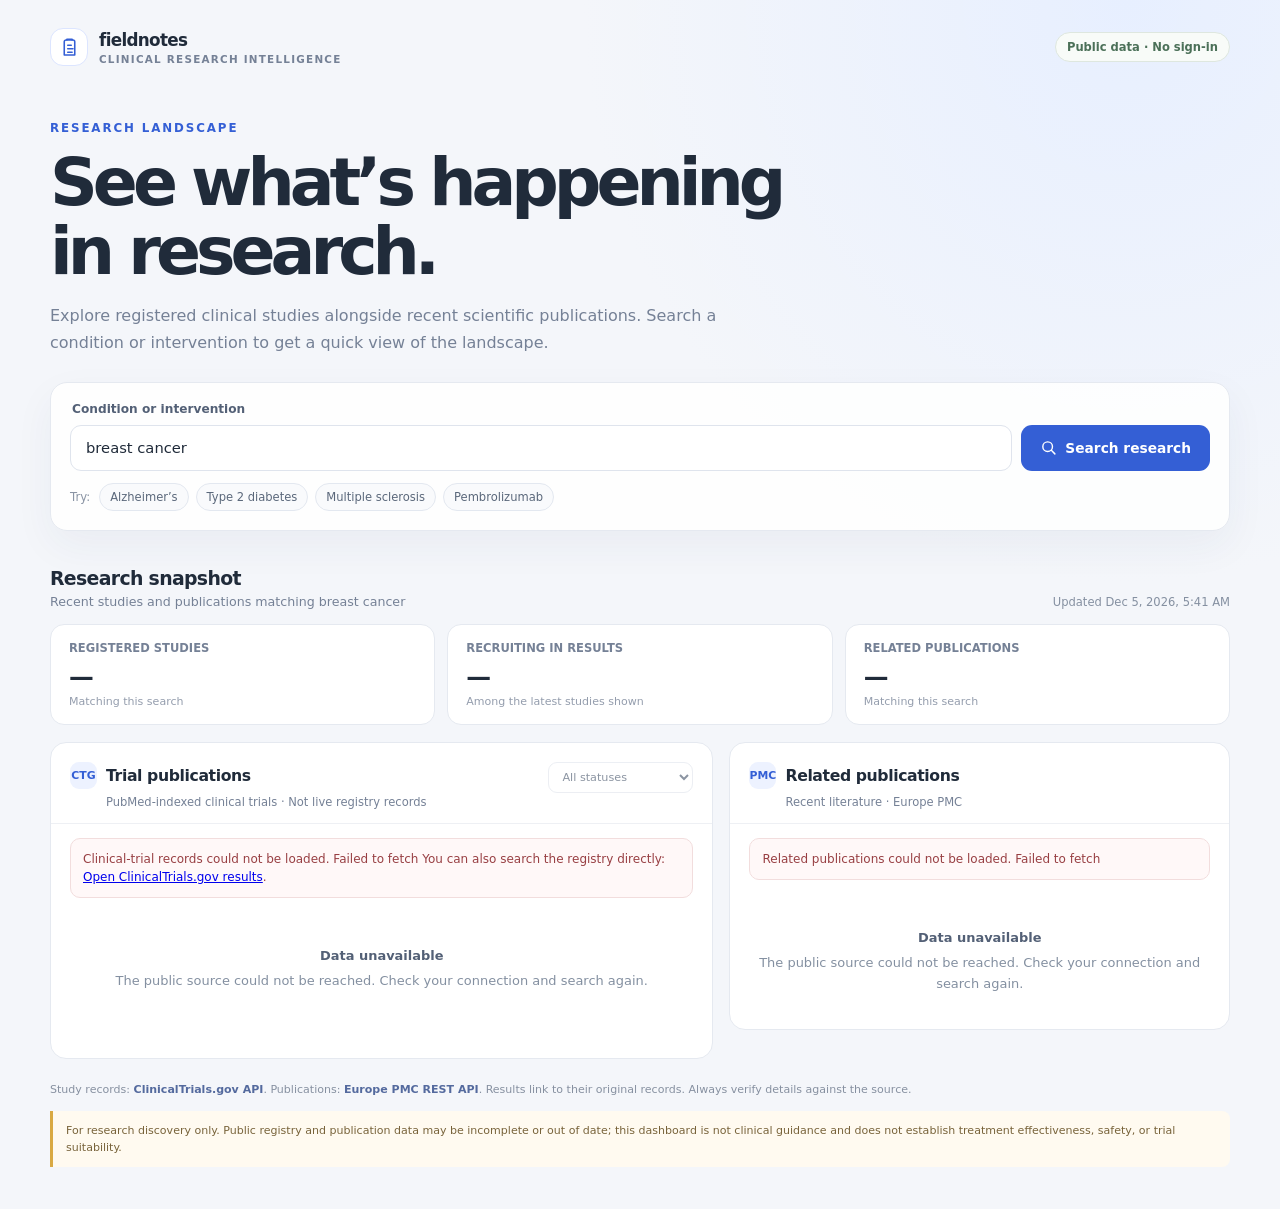
<file: Day 2/Weather/clinical.html>
<!doctype html>
<html lang="en">
<head>
  <meta charset="utf-8">
  <meta name="viewport" content="width=device-width, initial-scale=1">
  <meta name="theme-color" content="#f4f6fa">
  <title>Fieldnotes — Clinical research landscape</title>
  <style>
    :root {
      color-scheme: light;
      font-family: Inter, ui-sans-serif, system-ui, -apple-system, BlinkMacSystemFont, "Segoe UI", sans-serif;
      color: #202b3a;
      background: #f4f6fa;
      font-synthesis: none;
      text-rendering: optimizeLegibility;
      --ink: #202b3a;
      --muted: #758196;
      --line: #e5e9f0;
      --blue: #345fd5;
      --blue-pale: #edf2ff;
      --green: #247556;
    }
    * { box-sizing: border-box; }
    body { min-width: 320px; min-height: 100vh; margin: 0; background: radial-gradient(ellipse at 88% 0, #e7efff 0, transparent 34rem), #f4f6fa; }
    button, input, select { font: inherit; }
    button:focus-visible, input:focus-visible, select:focus-visible, a:focus-visible { outline: 3px solid #9bb4ff; outline-offset: 3px; }
    .shell { width: min(1180px, calc(100% - 48px)); margin: 0 auto; padding: 28px 0 42px; }
    header { display: flex; align-items: center; justify-content: space-between; gap: 18px; margin-bottom: 55px; }
    .brand { display: flex; align-items: center; gap: 11px; color: var(--ink); font-size: 1.05rem; font-weight: 800; letter-spacing: -.04em; }
    .brand-mark { display: grid; width: 38px; height: 38px; place-items: center; border: 1px solid #dce5ff; border-radius: 13px; background: #fff; color: var(--blue); }
    .brand-mark svg { width: 21px; height: 21px; }
    .brand small { display: block; margin-top: 3px; color: var(--muted); font-size: .65rem; font-weight: 650; letter-spacing: .12em; }
    .public-label { padding: 7px 11px; border: 1px solid #dee7df; border-radius: 999px; background: #f8fbf8; color: #4b7058; font-size: .72rem; font-weight: 700; }
    .eyebrow { margin: 0 0 13px; color: var(--blue); font-size: .74rem; font-weight: 800; letter-spacing: .16em; text-transform: uppercase; }
    h1 { max-width: 780px; margin: 0; font-size: clamp(2.25rem, 5.5vw, 4.15rem); letter-spacing: -.075em; line-height: 1.04; }
    .lead { max-width: 690px; margin: 16px 0 25px; color: var(--muted); font-size: 1rem; line-height: 1.7; }
    .search-panel { padding: 19px; border: 1px solid var(--line); border-radius: 17px; background: rgba(255,255,255,.88); box-shadow: 0 15px 40px rgba(35,55,91,.05); }
    .search-label { display: block; margin: 0 0 9px 2px; color: #536076; font-size: .76rem; font-weight: 750; }
    .search-row { display: flex; gap: 9px; }
    .search-row input { flex: 1; min-width: 0; padding: 13px 15px; border: 1px solid #dfe4ed; border-radius: 11px; background: #fff; color: var(--ink); font-size: .92rem; }
    .search-row input::placeholder { color: #9ba5b4; }
    .search-row button { display: inline-flex; align-items: center; justify-content: center; gap: 8px; min-height: 46px; padding: 0 19px; border: 0; border-radius: 11px; background: var(--blue); color: #fff; font-size: .86rem; font-weight: 750; cursor: pointer; transition: background .15s ease, transform .15s ease; }
    .search-row button:hover { transform: translateY(-1px); background: #284fbd; }
    .search-row button:disabled { cursor: wait; opacity: .7; }
    .search-row button svg { width: 17px; height: 17px; }
    .suggestions { display: flex; align-items: center; flex-wrap: wrap; gap: 7px; margin-top: 12px; }
    .suggestions span { margin-right: 2px; color: #8a94a4; font-size: .73rem; }
    .suggestions button { padding: 6px 10px; border: 1px solid #e3e8f0; border-radius: 999px; background: #f9fafc; color: #5b687b; font-size: .72rem; cursor: pointer; }
    .suggestions button:hover { border-color: #bdcaff; color: var(--blue); }

    .results-heading { display: flex; align-items: end; justify-content: space-between; gap: 20px; margin: 36px 0 15px; }
    .results-heading h2 { margin: 0; font-size: 1.18rem; letter-spacing: -.035em; }
    .results-heading p { margin: 5px 0 0; color: var(--muted); font-size: .79rem; }
    .last-updated { color: #8590a1; font-size: .72rem; text-align: right; }
    .summary-grid { display: grid; grid-template-columns: repeat(3, 1fr); gap: 12px; margin-bottom: 17px; }
    .summary-card { padding: 16px 18px; border: 1px solid var(--line); border-radius: 14px; background: #fff; }
    .summary-card span { display: block; color: var(--muted); font-size: .72rem; font-weight: 650; }
    .summary-card strong { display: block; margin-top: 7px; font-size: 1.55rem; letter-spacing: -.045em; }
    .summary-card small { display: block; margin-top: 4px; color: #949dad; font-size: .69rem; }

    .content-grid { display: grid; grid-template-columns: minmax(0, 1.14fr) minmax(0, .86fr); gap: 16px; align-items: start; }
    .panel { min-width: 0; overflow: hidden; border: 1px solid var(--line); border-radius: 16px; background: #fff; }
    .panel-top { display: flex; align-items: start; justify-content: space-between; gap: 12px; padding: 19px 19px 14px; border-bottom: 1px solid #eef0f4; }
    .panel-title { display: flex; align-items: center; gap: 9px; }
    .panel-title h3 { margin: 0; font-size: .98rem; letter-spacing: -.025em; }
    .source-icon { display: grid; width: 27px; height: 27px; place-items: center; border-radius: 9px; background: var(--blue-pale); color: var(--blue); font-size: .68rem; font-weight: 850; }
    .panel-caption { margin: 6px 0 0 36px; color: var(--muted); font-size: .72rem; }
    .filter { max-width: 145px; padding: 7px 28px 7px 9px; border: 1px solid #e4e8ef; border-radius: 9px; background: #fff; color: #5b687b; font-size: .7rem; }
    .result-list { padding: 0 19px; }
    .result-item { padding: 17px 0; border-bottom: 1px solid #eef0f4; }
    .result-item:last-child { border-bottom: 0; }
    .item-meta { display: flex; align-items: center; flex-wrap: wrap; gap: 7px; margin-bottom: 8px; }
    .badge { display: inline-flex; align-items: center; padding: 4px 8px; border-radius: 999px; background: #f0f2f6; color: #657084; font-size: .65rem; font-weight: 750; }
    .badge.recruiting { background: #e9f5ed; color: #28714b; }
    .badge.active { background: #edf2ff; color: #405db8; }
    .badge.completed { background: #f0f1f4; color: #697383; }
    .item-title { display: inline; color: #263447; font-size: .86rem; font-weight: 720; line-height: 1.48; text-decoration: none; }
    .item-title:hover { color: var(--blue); }
    .item-summary { margin: 7px 0 0; color: #6e7a8d; font-size: .75rem; line-height: 1.55; }
    .item-details { display: flex; flex-wrap: wrap; gap: 7px 14px; margin-top: 10px; color: #7a8595; font-size: .68rem; }
    .item-details span { display: inline-flex; align-items: center; gap: 5px; }
    .empty { padding: 34px 8px; color: #8490a1; font-size: .81rem; line-height: 1.6; text-align: center; }
    .empty strong { display: block; margin-bottom: 5px; color: #536076; }
    .pagination { display: flex; justify-content: center; padding: 14px 19px 18px; }
    .more-button { padding: 9px 13px; border: 1px solid #dfe5ef; border-radius: 9px; background: white; color: #52627b; font-size: .74rem; font-weight: 700; cursor: pointer; }
    .more-button:hover { border-color: #bbcaff; color: var(--blue); }
    .more-button:disabled { cursor: default; opacity: .6; }
    .api-error { margin: 14px 19px; padding: 11px 12px; border: 1px solid #f2dddd; border-radius: 10px; background: #fff8f8; color: #983f43; font-size: .75rem; line-height: 1.5; }
    .loading { padding: 32px 10px; color: #8792a2; font-size: .78rem; text-align: center; }
    .loading::before { display: block; width: 20px; height: 20px; margin: 0 auto 10px; border: 2px solid #dce4f7; border-top-color: var(--blue); border-radius: 50%; animation: spin .8s linear infinite; content: ""; }
    @keyframes spin { to { transform: rotate(360deg); } }
    .footnote { margin: 22px 0 0; color: #8690a0; font-size: .69rem; line-height: 1.6; }
    .footnote a { color: #546a9e; font-weight: 700; text-decoration: none; }
    .disclaimer { margin: 12px 0 0; padding: 11px 13px; border-left: 3px solid #d9a942; border-radius: 0 8px 8px 0; background: #fffaf0; color: #78633a; font-size: .69rem; line-height: 1.55; }
    @media (max-width: 820px) {
      .shell { width: min(100% - 32px, 650px); }
      header { margin-bottom: 40px; }
      .content-grid { grid-template-columns: 1fr; }
    }
    @media (max-width: 520px) {
      .shell { width: calc(100% - 26px); padding-top: 19px; }
      header { margin-bottom: 35px; }
      .public-label { font-size: .65rem; }
      .search-panel { padding: 14px; }
      .search-row { flex-direction: column; }
      .search-row button { width: 100%; }
      .summary-grid { gap: 7px; }
      .summary-card { padding: 13px 11px; }
      .summary-card strong { font-size: 1.27rem; }
      .summary-card span { font-size: .65rem; }
      .summary-card small { font-size: .62rem; }
      .results-heading { align-items: flex-start; flex-direction: column; gap: 5px; }
      .last-updated { text-align: left; }
      .panel-top { padding-right: 13px; padding-left: 13px; }
      .result-list { padding-right: 14px; padding-left: 14px; }
      .filter { max-width: 125px; }
    }
    @media (prefers-reduced-motion: reduce) { *, *::before, *::after { animation-duration: .01ms !important; scroll-behavior: auto !important; transition-duration: .01ms !important; } }
  </style>
</head>
<body>
  <main class="shell">
    <header>
      <div class="brand" aria-label="Fieldnotes clinical research">
        <span class="brand-mark" aria-hidden="true">
          <svg viewBox="0 0 24 24" fill="none" stroke="currentColor" stroke-width="1.8" stroke-linecap="round" stroke-linejoin="round">
            <path d="M8 3.5h8a2 2 0 0 1 2 2v15H6v-15a2 2 0 0 1 2-2Z"></path><path d="M9 3.5v-1h6v1m-5 6h4m-4 4h6m-6 4h5"></path>
          </svg>
        </span>
        <span>fieldnotes<small>CLINICAL RESEARCH INTELLIGENCE</small></span>
      </div>
      <span class="public-label">Public data · No sign-in</span>
    </header>

    <section aria-labelledby="page-title">
      <p class="eyebrow">Research landscape</p>
      <h1 id="page-title">See what’s happening in research.</h1>
      <p class="lead">Explore registered clinical studies alongside recent scientific publications. Search a condition or intervention to get a quick view of the landscape.</p>

      <form class="search-panel" id="search-form">
        <label class="search-label" for="search-query">Condition or intervention</label>
        <div class="search-row">
          <input id="search-query" name="query" type="search" maxlength="120" value="breast cancer" placeholder="e.g. multiple sclerosis, pembrolizumab" autocomplete="off" required>
          <button id="search-button" type="submit">
            <svg viewBox="0 0 24 24" fill="none" stroke="currentColor" stroke-width="2" stroke-linecap="round"><circle cx="10.8" cy="10.8" r="6.8"></circle><path d="m16 16 5 5"></path></svg>
            Search research
          </button>
        </div>
        <div class="suggestions" aria-label="Example searches">
          <span>Try:</span>
          <button type="button" data-query="Alzheimer disease">Alzheimer’s</button>
          <button type="button" data-query="type 2 diabetes">Type 2 diabetes</button>
          <button type="button" data-query="multiple sclerosis">Multiple sclerosis</button>
          <button type="button" data-query="pembrolizumab">Pembrolizumab</button>
        </div>
      </form>
    </section>

    <section aria-labelledby="results-heading">
      <div class="results-heading">
        <div>
          <h2 id="results-heading">Research snapshot</h2>
          <p id="query-caption">Recent studies and publications matching breast cancer</p>
        </div>
        <div id="last-updated" class="last-updated"></div>
      </div>

      <div class="summary-grid" aria-label="Search summary">
        <div class="summary-card"><span>REGISTERED STUDIES</span><strong id="study-count">—</strong><small id="study-count-note">Matching this search</small></div>
        <div class="summary-card"><span>RECRUITING IN RESULTS</span><strong id="recruiting-count">—</strong><small>Among the latest studies shown</small></div>
        <div class="summary-card"><span>RELATED PUBLICATIONS</span><strong id="paper-count">—</strong><small id="paper-count-note">Matching this search</small></div>
      </div>

      <div class="content-grid">
        <section class="panel" aria-labelledby="trials-title">
          <div class="panel-top">
            <div>
              <div class="panel-title"><span class="source-icon" aria-hidden="true">CTG</span><h3 id="trials-title">Clinical trials</h3></div>
              <p class="panel-caption" id="trial-caption">Recently updated · ClinicalTrials.gov</p>
            </div>
            <select id="status-filter" class="filter" aria-label="Filter clinical trials by status">
              <option value="ALL">All statuses</option>
              <option value="RECRUITING">Recruiting</option>
              <option value="ACTIVE_NOT_RECRUITING">Active, not recruiting</option>
              <option value="COMPLETED">Completed</option>
            </select>
          </div>
          <div id="trial-error" class="api-error" hidden></div>
          <div class="result-list" id="trial-results" aria-live="polite"><div class="loading">Loading clinical studies…</div></div>
          <div class="pagination" id="trial-pagination" hidden></div>
        </section>

        <section class="panel" aria-labelledby="papers-title">
          <div class="panel-top">
            <div>
              <div class="panel-title"><span class="source-icon" aria-hidden="true">PMC</span><h3 id="papers-title">Related publications</h3></div>
              <p class="panel-caption">Recent literature · Europe PMC</p>
            </div>
          </div>
          <div id="paper-error" class="api-error" hidden></div>
          <div class="result-list" id="paper-results" aria-live="polite"><div class="loading">Searching scientific literature…</div></div>
        </section>
      </div>

      <p class="footnote">
        Study records: <a href="https://clinicaltrials.gov/data-api/about-api" target="_blank" rel="noreferrer">ClinicalTrials.gov API</a>.
        Publications: <a href="https://europepmc.org/RestfulWebService" target="_blank" rel="noreferrer">Europe PMC REST API</a>.
        Results link to their original records. Always verify details against the source.
      </p>
      <p class="disclaimer">For research discovery only. Public registry and publication data may be incomplete or out of date; this dashboard is not clinical guidance and does not establish treatment effectiveness, safety, or trial suitability.</p>
    </section>
  </main>

  <script>
    // Shared DOM elements and search state for the registry and literature panels.
    const form = document.querySelector("#search-form");
    const input = document.querySelector("#search-query");
    const searchButton = document.querySelector("#search-button");
    const trialResults = document.querySelector("#trial-results");
    const paperResults = document.querySelector("#paper-results");
    const statusFilter = document.querySelector("#status-filter");
    const trialPagination = document.querySelector("#trial-pagination");
    const trialError = document.querySelector("#trial-error");
    const paperError = document.querySelector("#paper-error");
    const studyPageSize = 20;
    let activeTerm = "";
    let currentStudies = [];
    let nextPageToken = "";
    let studyTotal = 0;
    let searchController = null;
    let pageController = null;

    function element(tag, className, text) {
      const node = document.createElement(tag);
      if (className) node.className = className;
      if (text !== undefined) node.textContent = text;
      return node;
    }

    // Keep displayed API counts compact while retaining the full number.
    function numberLabel(value) {
      return Number(value || 0).toLocaleString();
    }

    function studyInfo(study) {
      const modules = study.protocolSection || {};
      return {
        identification: modules.identificationModule || {},
        status: modules.statusModule || {},
        design: modules.designModule || {},
        description: modules.descriptionModule || {},
        conditions: modules.conditionsModule || {},
        interventions: modules.armsInterventionsModule?.interventions || [],
        sponsor: modules.sponsorCollaboratorsModule?.leadSponsor?.name || "",
        locations: modules.contactsLocationsModule?.locations || []
      };
    }

    // Build result cards with DOM nodes and textContent so API-provided text is not treated as HTML.
    function badgeStatus(status) {
      const normalized = (status || "Status unavailable").replaceAll("_", " ");
      const badge = element("span", "badge", normalized);
      if (status === "RECRUITING" || status === "NOT_YET_RECRUITING") badge.classList.add("recruiting");
      if (status === "ACTIVE_NOT_RECRUITING") badge.classList.add("active");
      if (status === "COMPLETED") badge.classList.add("completed");
      return badge;
    }

    function addDetail(container, label, value) {
      if (!value) return;
      const detail = element("span");
      detail.textContent = `${label}: ${value}`;
      container.append(detail);
    }

    function studyCard(study) {
      const data = studyInfo(study);
      const id = data.identification.nctId;
      const card = element("article", "result-item");
      const meta = element("div", "item-meta");
      meta.append(badgeStatus(data.status.overallStatus));
      const phases = data.design.phases || [];
      if (phases.length) meta.append(element("span", "badge", phases.map(phase => phase.replaceAll("_", " ")).join(", ")));
      if (data.design.studyType) meta.append(element("span", "badge", data.design.studyType.replaceAll("_", " ")));
      card.append(meta);

      const link = element("a", "item-title", data.identification.briefTitle || "Untitled study");
      link.href = id ? `https://clinicaltrials.gov/study/${encodeURIComponent(id)}` : "https://clinicaltrials.gov/";
      link.target = "_blank";
      link.rel = "noreferrer";
      card.append(link);

      const summary = data.description.briefSummary;
      if (summary) card.append(element("p", "item-summary", summary.length > 240 ? `${summary.slice(0, 237).trimEnd()}…` : summary));

      const details = element("div", "item-details");
      if (id) addDetail(details, "ID", id);
      addDetail(details, "Sponsor", data.sponsor);
      const conditions = (data.conditions.conditions || []).slice(0, 2).join(", ");
      addDetail(details, "Condition", conditions);
      const intervention = data.interventions.slice(0, 1).map(item => item.name).filter(Boolean).join("");
      addDetail(details, "Intervention", intervention);
      const location = data.locations.find(item => item.locationCountry);
      if (location) addDetail(details, "Location", [location.locationCity, location.locationCountry].filter(Boolean).join(", "));
      const updated = data.status.studyFirstPostDateStruct?.date || data.status.studyFirstSubmitDate;
      if (updated) addDetail(details, "First posted", updated);
      card.append(details);
      return card;
    }

    function articleCard(article) {
      const card = element("article", "result-item");
      const meta = element("div", "item-meta");
      const date = article.firstPublicationDate || "";
      if (date) meta.append(element("span", "badge", date.slice(0, 4)));
      if (article.isOpenAccess) meta.append(element("span", "badge", "Open access"));
      card.append(meta);

      const link = element("a", "item-title", article.title || "Untitled publication");
      if (article.pmid) link.href = `https://europepmc.org/article/MED/${encodeURIComponent(article.pmid)}`;
      else if (article.pmcid) link.href = `https://europepmc.org/articles/${encodeURIComponent(article.pmcid)}`;
      else if (article.doi) link.href = `https://doi.org/${article.doi.split("/").map(encodeURIComponent).join("/")}`;
      else link.href = "https://europepmc.org/";
      link.target = "_blank";
      link.rel = "noreferrer";
      card.append(link);

      const authors = (article.authorString || "").split(",").slice(0, 3).join(", ");
      const details = element("div", "item-details");
      addDetail(details, "Authors", authors);
      addDetail(details, "Journal", article.journalTitle);
      if (article.pmid) addDetail(details, "PMID", article.pmid);
      card.append(details);
      return card;
    }

    function showEmpty(container, heading, message) {
      const state = element("div", "empty");
      state.append(element("strong", "", heading));
      state.append(document.createTextNode(message));
      container.replaceChildren(state);
    }

    // Apply status filters to the records currently loaded in the registry panel.
    function applyStatusFilter() {
      const selected = statusFilter.value;
      const visible = selected === "ALL"
        ? currentStudies
        : currentStudies.filter(study => studyInfo(study).status.overallStatus === selected);
      if (!visible.length) {
        showEmpty(trialResults, "No matching studies in this set", "Try another status filter or search term.");
        return;
      }
      trialResults.replaceChildren(...visible.map(studyCard));
    }

    function setError(target, error, source) {
      target.hidden = false;
      target.replaceChildren(document.createTextNode(`${source} could not be loaded. ${error.message || "Please try again."}`));
      if (/clinical/i.test(source)) {
        target.append(document.createTextNode(" You can also search the registry directly: "));
        const link = element("a", "", "Open ClinicalTrials.gov results");
        const url = new URL("https://clinicaltrials.gov/search");
        url.searchParams.set("cond", activeTerm);
        link.href = url.href;
        link.target = "_blank";
        link.rel = "noreferrer";
        target.append(link);
        target.append(document.createTextNode("."));
      }
    }

    // Load the next registry page using the API's opaque continuation token.
    async function loadMoreStudies() {
      if (!nextPageToken || pageController) return;
      pageController = new AbortController();
      const button = trialPagination.querySelector("button");
      if (button) {
        button.disabled = true;
        button.textContent = "Loading…";
      }
      try {
        const params = new URLSearchParams({
          "query.term": activeTerm,
          pageSize: String(studyPageSize),
          format: "json",
          sort: "LastUpdatePostDate:desc",
          pageToken: nextPageToken
        });
        const response = await fetch(`https://clinicaltrials.gov/api/v2/studies?${params}`, { signal: pageController.signal });
        if (!response.ok) throw new Error(`ClinicalTrials.gov returned ${response.status}.`);
        const data = await response.json();
        currentStudies = currentStudies.concat(data.studies || []);
        nextPageToken = data.nextPageToken || "";
        document.querySelector("#recruiting-count").textContent = numberLabel(currentStudies.filter(study => studyInfo(study).status.overallStatus === "RECRUITING").length);
        applyStatusFilter();
        renderPagination();
      } catch (error) {
        if (error.name !== "AbortError") setError(trialError, error, "More clinical trials");
        renderPagination();
      } finally {
        pageController = null;
      }
    }

    function renderPagination() {
      trialPagination.replaceChildren();
      trialPagination.hidden = !nextPageToken;
      if (!nextPageToken) return;
      const button = element("button", "more-button", "Load more studies");
      button.type = "button";
      button.addEventListener("click", loadMoreStudies);
      trialPagination.append(button);
    }

    // PubMed's publication-type filter gives a useful literature-based fallback when registry access fails.
    function trialPublicationQuery(term) {
      return `(${term}[Title/Abstract]) AND (Clinical Trial[Publication Type] OR Randomized Controlled Trial[Publication Type])`;
    }

    async function loadTrialPublicationFallback(term, signal, registryError) {
      const caption = document.querySelector("#trial-caption");
      const title = document.querySelector("#trials-title");
      title.textContent = "Trial publications";
      caption.textContent = "PubMed-indexed clinical trials · Not live registry records";
      statusFilter.value = "ALL";
      statusFilter.disabled = true;
      trialPagination.hidden = true;
      trialResults.replaceChildren(element("div", "loading", "Searching PubMed for clinical-trial publications…"));

      // PubMed papers are a reachable evidence source, but are not a substitute for registry status or site data.
      const searchParams = new URLSearchParams({
        db: "pubmed",
        term: trialPublicationQuery(term),
        retmode: "json",
        retmax: "8"
      });
      const searchResponse = await fetch(`https://eutils.ncbi.nlm.nih.gov/entrez/eutils/esearch.fcgi?${searchParams}`, { signal });
      if (!searchResponse.ok) throw new Error(`PubMed search returned ${searchResponse.status}.`);
      const searchData = await searchResponse.json();
      const search = searchData.esearchresult;
      const ids = search?.idlist || [];
      const count = Number(search?.count || 0);
      document.querySelector("#study-count").textContent = numberLabel(count);
      document.querySelector("#study-count-note").textContent = "PubMed trial publications, not registry studies";
      document.querySelector("#recruiting-count").textContent = "—";
      document.querySelector("#paper-count-note").textContent = "Europe PMC publications";
      trialError.hidden = false;
      trialError.replaceChildren(
        document.createTextNode(`ClinicalTrials.gov is unavailable (${registryError.message || "network access blocked"}). Showing PubMed-indexed trial publications instead; these do not provide current recruitment status or study locations. `)
      );
      const registryLink = element("a", "", "Search ClinicalTrials.gov directly");
      const registryUrl = new URL("https://clinicaltrials.gov/search");
      registryUrl.searchParams.set("cond", term);
      registryLink.href = registryUrl.href;
      registryLink.target = "_blank";
      registryLink.rel = "noreferrer";
      trialError.append(registryLink);
      trialError.append(document.createTextNode("."));

      if (!ids.length) {
        showEmpty(trialResults, "No clinical-trial publications found", "Try a broader condition or intervention.");
        return;
      }

      const summaryParams = new URLSearchParams({ db: "pubmed", id: ids.join(","), retmode: "json" });
      const summaryResponse = await fetch(`https://eutils.ncbi.nlm.nih.gov/entrez/eutils/esummary.fcgi?${summaryParams}`, { signal });
      if (!summaryResponse.ok) throw new Error(`PubMed record lookup returned ${summaryResponse.status}.`);
      const summaryData = await summaryResponse.json();
      const results = ids.map(id => {
        const record = summaryData.result?.[id];
        if (!record) return null;
        return {
          title: record.title,
          pmid: id,
          firstPublicationDate: record.pubdate,
          authorString: (record.authors || []).map(author => author.name).join(", "),
          journalTitle: record.fulljournalname
        };
      }).filter(Boolean);
      trialResults.replaceChildren(...results.map(articleCard));
    }

    // Prefer registry records for recruitment and site details; use PubMed papers only if this request fails.
    async function loadTrials(term, signal) {
      trialResults.replaceChildren(element("div", "loading", "Loading clinical studies…"));
      trialError.hidden = true;
      trialPagination.hidden = true;
      nextPageToken = "";
      currentStudies = [];
      document.querySelector("#trials-title").textContent = "Clinical trials";
      document.querySelector("#trial-caption").textContent = "Recently updated · ClinicalTrials.gov";
      statusFilter.disabled = false;
      const params = new URLSearchParams({
        "query.term": term,
        pageSize: String(studyPageSize),
        format: "json",
        sort: "LastUpdatePostDate:desc"
      });
      // The API returns protocolSection records and a page token for subsequent result batches.
      try {
        const response = await fetch(`https://clinicaltrials.gov/api/v2/studies?${params}`, { signal });
        if (!response.ok) throw new Error(`ClinicalTrials.gov returned ${response.status}.`);
        const data = await response.json();
        currentStudies = data.studies || [];
        studyTotal = data.totalCount || 0;
        nextPageToken = data.nextPageToken || "";
        document.querySelector("#study-count").textContent = numberLabel(studyTotal);
        document.querySelector("#study-count-note").textContent = "Matching registry records";
        document.querySelector("#recruiting-count").textContent = numberLabel(currentStudies.filter(study => studyInfo(study).status.overallStatus === "RECRUITING").length);
        if (!currentStudies.length) showEmpty(trialResults, "No studies found", "Try a broader condition or an intervention name.");
        else applyStatusFilter();
        renderPagination();
      } catch (error) {
        if (signal.aborted || error.name === "AbortError") throw error;
        await loadTrialPublicationFallback(term, signal, error);
      }
    }

    async function loadPapers(term, signal) {
      paperResults.replaceChildren(element("div", "loading", "Searching scientific literature…"));
      paperError.hidden = true;
      const queryTerm = term.replaceAll('"', "").trim();
      const params = new URLSearchParams({
        query: `TITLE_ABS:"${queryTerm}"`,
        format: "json",
        pageSize: "8",
        sort_date: "y"
      });
      // Search title and abstract fields so the literature results stay relevant to the entered topic.
      const response = await fetch(`https://www.ebi.ac.uk/europepmc/webservices/rest/search?${params}`, { signal });
      if (!response.ok) throw new Error(`Europe PMC returned ${response.status}.`);
      const data = await response.json();
      const results = data.resultList?.result || [];
      document.querySelector("#paper-count").textContent = numberLabel(data.hitCount);
      document.querySelector("#paper-count-note").textContent = "Matching publication records";
      if (!results.length) showEmpty(paperResults, "No publications found", "Try a broader search term.");
      else paperResults.replaceChildren(...results.map(articleCard));
    }

    // Start both sources together, cancel older searches, and report failures independently.
    async function searchResearch(event) {
      if (event) event.preventDefault();
      const term = input.value.trim();
      if (!term) {
        input.setCustomValidity("Enter a condition or intervention to search.");
        input.reportValidity();
        return;
      }
      input.setCustomValidity("");
      activeTerm = term;
      document.querySelector("#query-caption").textContent = `Recent studies and publications matching ${term}`;
      document.querySelector("#last-updated").textContent = `Updated ${new Intl.DateTimeFormat(undefined, { dateStyle: "medium", timeStyle: "short" }).format(new Date())}`;
      searchController?.abort();
      pageController?.abort();
      searchController = new AbortController();
      const signal = searchController.signal;
      searchButton.disabled = true;
      statusFilter.value = "ALL";
      document.querySelector("#study-count").textContent = "—";
      document.querySelector("#recruiting-count").textContent = "—";
      document.querySelector("#paper-count").textContent = "—";
      // Keep the two public sources independent: one unavailable API should not hide the other.
      const responses = await Promise.allSettled([loadTrials(term, signal), loadPapers(term, signal)]);
      if (signal.aborted) return;
      responses.forEach((result, index) => {
        if (result.status !== "rejected") return;
        if (result.reason.name === "AbortError") return;
        const isTrials = index === 0;
        const errorTarget = isTrials ? trialError : paperError;
        const list = isTrials ? trialResults : paperResults;
        const source = isTrials ? "Clinical-trial records" : "Related publications";
        setError(errorTarget, result.reason, source);
        showEmpty(list, "Data unavailable", "The public source could not be reached. Check your connection and search again.");
      });
      searchButton.disabled = false;
    }

    form.addEventListener("submit", searchResearch);
    statusFilter.addEventListener("change", applyStatusFilter);
    document.querySelectorAll(".suggestions button").forEach(button => {
      button.addEventListener("click", () => {
        input.value = button.dataset.query;
        searchResearch();
      });
    });
    searchResearch();
  </script>
</body>
</html>
</file>
